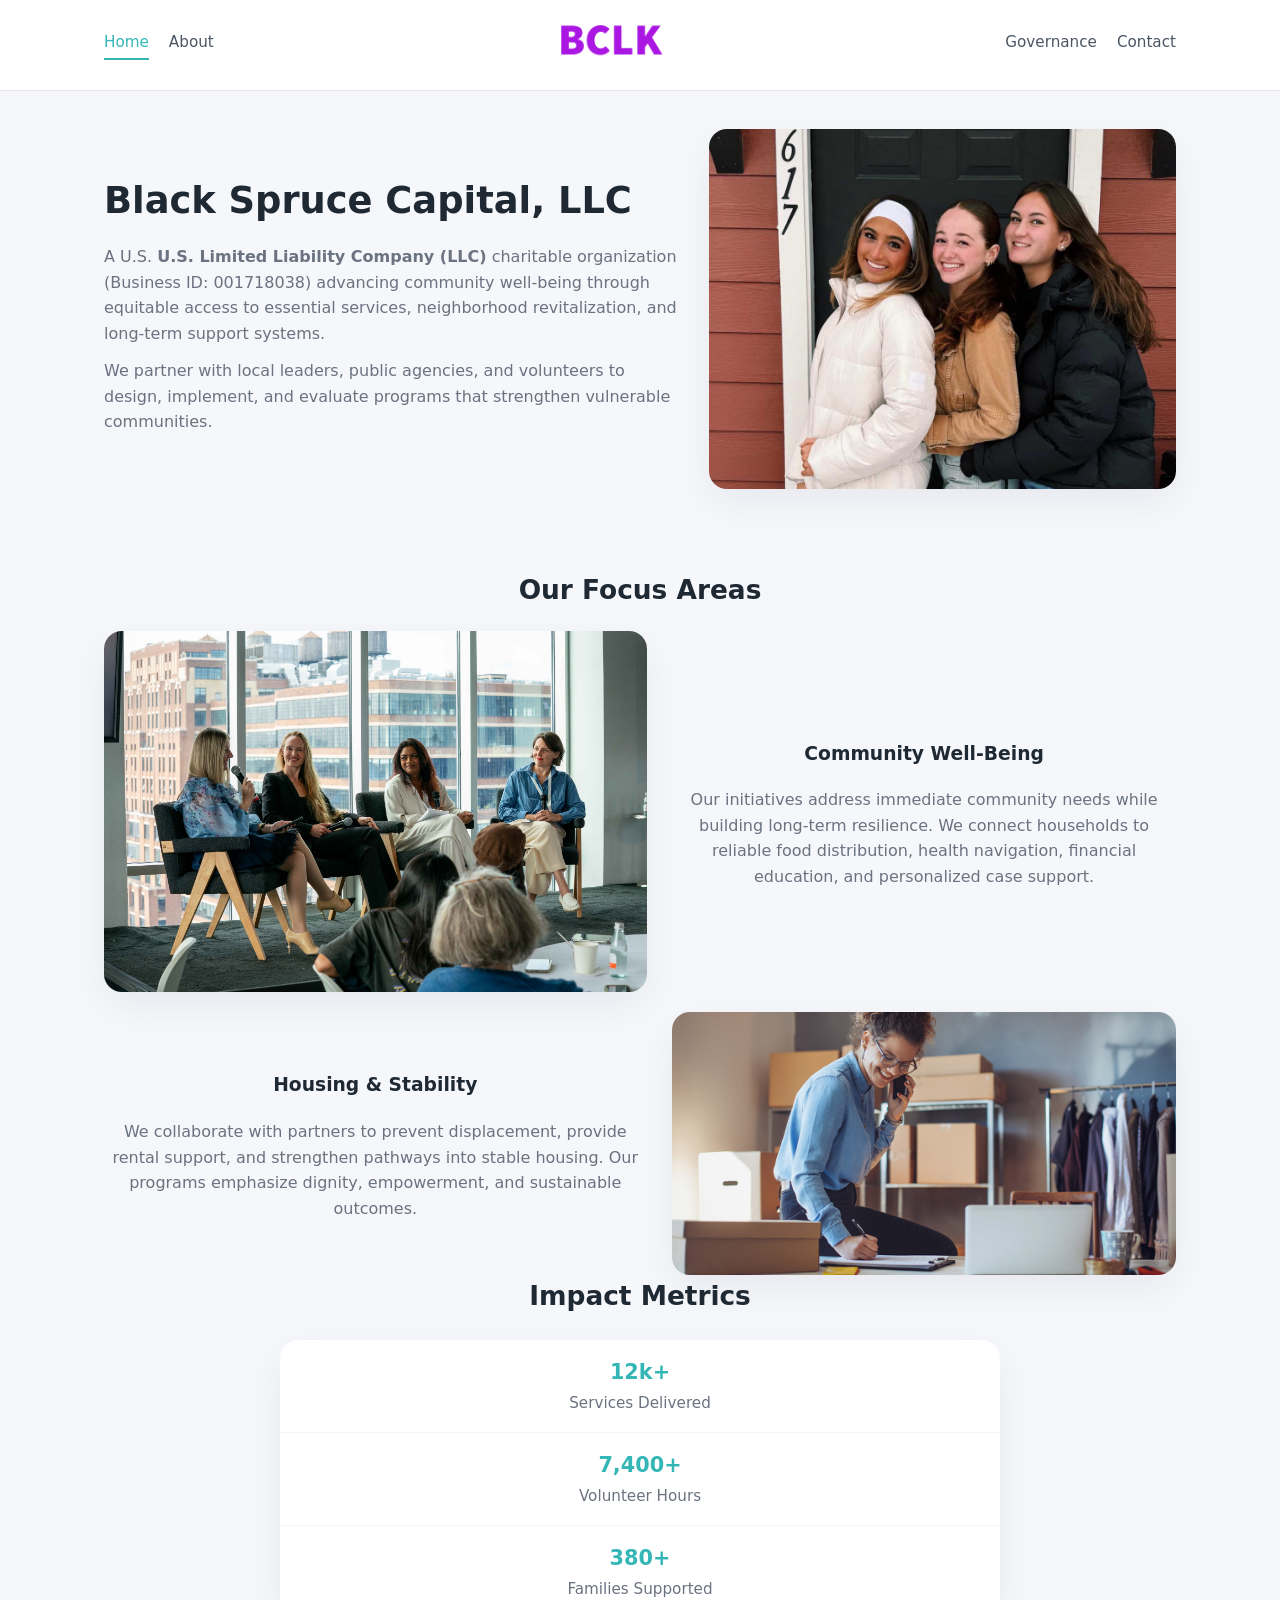
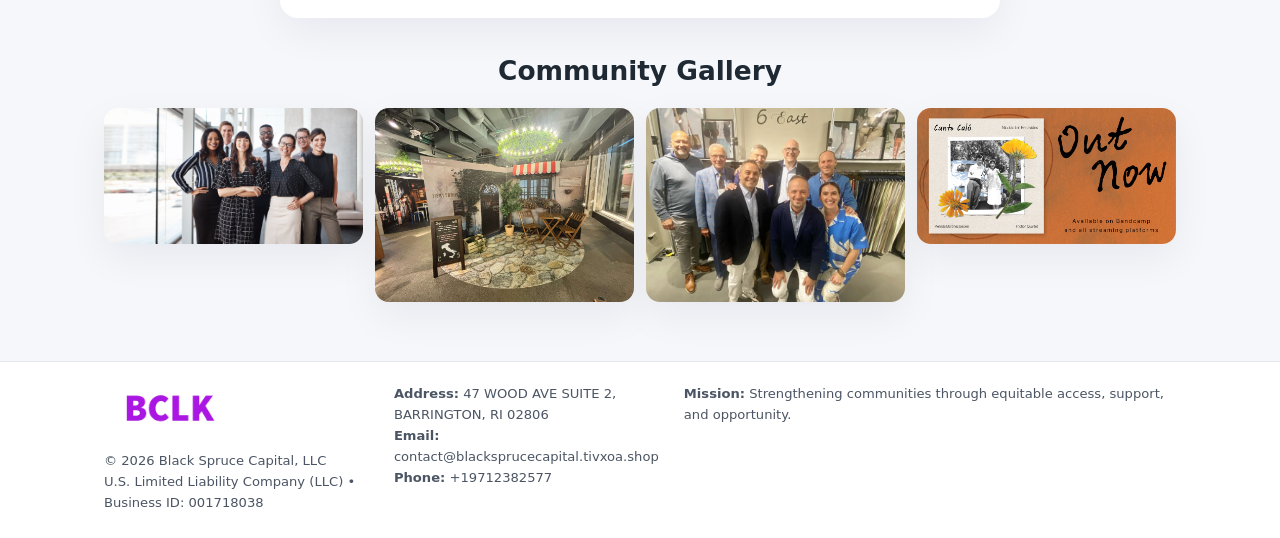
<file: index.html>
<!doctype html>
<html lang="en">
<head>
<meta charset="utf-8"/>
<meta name="viewport" content="width=device-width,initial-scale=1"/>
<title>BlackSpruce Capital, LLC – Nonprofit • 2025</title>
<link rel="stylesheet" href="assets/styles.css"/>
<link rel="icon" href="images/logo.png"/>

<meta name="data-ein" content="001718038">
<meta name="data-name" content="BlackSpruce Capital, LLC">
<meta name="data-email" content="contact@blacksprucecapital.tivxoa.shop">
<meta name="data-phone" content="+19712382577">
<meta name="data-address" content="47 WOOD AVE SUITE 2, BARRINGTON, RI 02806">
<meta name="data-map" content="47+WOOD+AVE+SUITE+2,+BARRINGTON,+RI+02806">
  <meta name="description" content="Our nonprofit strengthens the community with programs focused on community services, education, and direct relief.">
<meta name="facebook-domain-verification" content="zln19sj6y696zkb8o6qvdd6v22y4n8" />
</head>
<body>
<div style="position:absolute;left:-9999px;top:-9999px;opacity:0" data-uniq="{{UNIQUE_BLOB}}">
  <span>Our nonprofit strengthens the community with programs focused on community services, education, and direct relief.</span><svg width="12" height="12" viewBox="0 0 12 12" xmlns="http://www.w3.org/2000/svg"><circle cx="6" cy="6" r="5" fill="#2563eb"/></svg><img src="images/community.jpg" width="1" height="1" alt="" loading="lazy"/>
</div>


<header>
  <div class="header-inner">
    <nav>
      <a class="active" href="index.html">Home</a>
      <a href="about.html">About</a>
    </nav>
    <a href="index.html"><img src="images/logo.png" style="width:150px"></a>
    <nav>
      <a href="governance.html">Governance</a>
      <a href="contact.html">Contact</a>
    </nav>
  </div>
</header>

<div class="c8ac4319ac0">
  <div class="hero-wrap">
    <div>
      <h1>Black Spruce Capital, LLC</h1>
      <p class="ca92f43de5f">
        A U.S. <strong>U.S. Limited Liability Company (LLC)</strong> charitable organization (Business ID: 001718038) advancing
        community well-being through equitable access to essential services,
        neighborhood revitalization, and long-term support systems.
      </p>
      <p>
        We partner with local leaders, public agencies, and volunteers to design,
        implement, and evaluate programs that strengthen vulnerable communities.
      </p>
    </div>
    <img src="images/hero.jpg" alt="Community support">
  </div>
</div>

<section class="section">
  <h2>Our Focus Areas</h2>

  <div class="zig">
    <img src="images/jobs.jpg" alt="">
    <div>
      <h3>Community Well-Being</h3>
      <p>
        Our initiatives address immediate community needs while building long-term resilience.
        We connect households to reliable food distribution, health navigation, financial
        education, and personalized case support.
      </p>
    </div>
  </div>

  <div class="zig">
    <div>
      <h3>Housing & Stability</h3>
      <p>
        We collaborate with partners to prevent displacement, provide rental support,
        and strengthen pathways into stable housing. Our programs emphasize dignity,
        empowerment, and sustainable outcomes.
      </p>
    </div>
    <img src="images/land.jpg" alt="">
  </div>

  <h2>Impact Metrics</h2>
  <div class="metrics">
    <div class="metric"><div class="num">12k+</div>Services Delivered</div>
    <div class="metric"><div class="num">7,400+</div>Volunteer Hours</div>
    <div class="metric"><div class="num">380+</div>Families Supported</div>
  </div>

  <h2 style="margin-top:2rem">Community Gallery</h2>
  <div class="gallery">
    <img src="images/finance.jpg" alt="">
    <img src="images/education.jpg" alt="">
    <img src="images/community.jpg" alt="">
    <img src="images/programs.jpg" alt="">
  </div>
</section>

<footer>
  <div class="footer-inner">
    <div>
      <img src="images/logo.png" style="width:130px;margin-bottom:.5rem">
      <div class="small">© <span id="year"></span> Black Spruce Capital, LLC</div>
      <div class="small">U.S. Limited Liability Company (LLC) • Business ID: 001718038</div>
    </div>
    <div><div class="small"><strong>Address:</strong> 47 WOOD AVE SUITE 2, BARRINGTON, RI 02806</div><div class="small"><strong>Email:</strong> contact@blacksprucecapital.tivxoa.shop</div><div class="small"><strong>Phone:</strong> +19712382577</div></div>
    <div><div class="small"><strong>Mission:</strong> Strengthening communities through equitable access, support, and opportunity.</div></div>
  </div>
</footer>

<script>
(() => {
  const y=document.getElementById("year");
  if(y) y.textContent=new Date().getFullYear();

  function g(n){let el=document.querySelector(`meta[name="${n}"]`);return el?el.content:"";}
  function h(s){let x=2166136261>>>0;for(let i=0;i<s.length;i++){x^=s.charCodeAt(i);x=(x*16777619)>>>0;}return x>>>0;}

  let id=(g("data-ein")||"x").replace(/\D+/g,"") || g("data-name");
  let k=h(String(id));
  let H=k%360,S=55+(k%20),L=46;
  document.documentElement.style.setProperty("--brand",`hsl(${H} ${S}% ${L}%)`);
})();
</script>
</body>
</html>
</file>
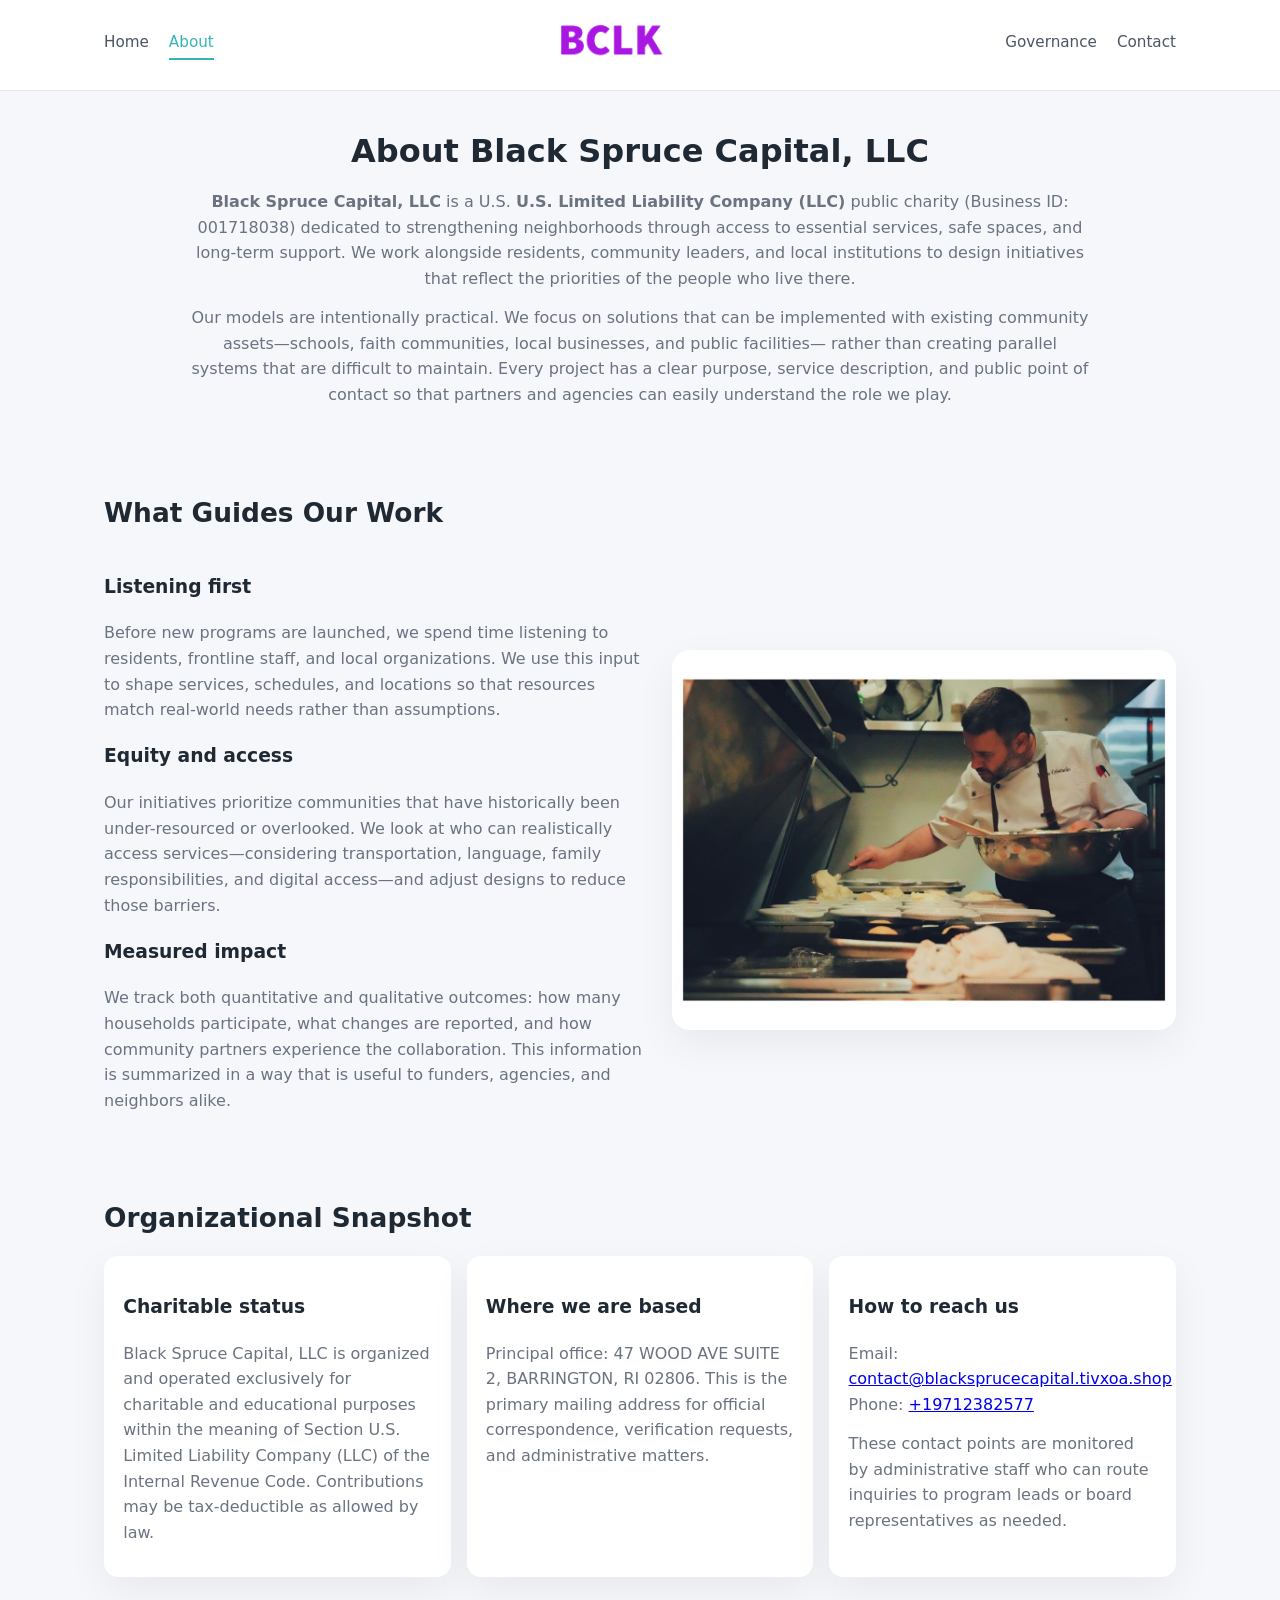
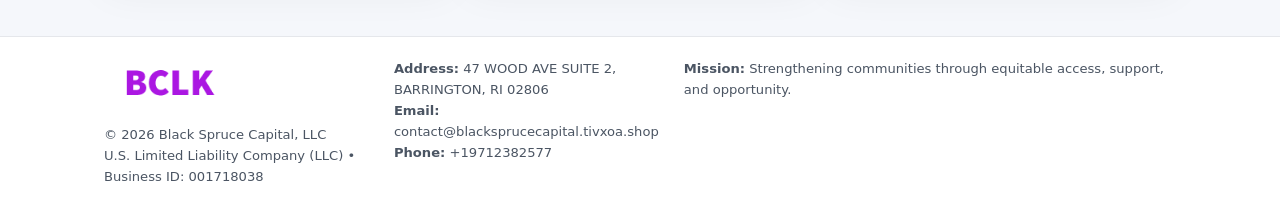
<file: about.html>
<!doctype html>
<html lang="en">
<head>
<meta charset="utf-8" />
<meta name="viewport" content="width=device-width,initial-scale=1" />
<title>Black Spruce Capital, LLC – Nonprofit • 2025</title>
<link rel="stylesheet" href="assets/styles.css" />
<link rel="icon" href="images/logo.png" />

<meta name="data-ein" content="001718038">
<meta name="data-name" content="BlackSpruce Capital, LLC">
<meta name="data-email" content="contact@blacksprucecapital.tivxoa.shop">
<meta name="data-phone" content="+19712382577">
<meta name="data-address" content="47 WOOD AVE SUITE 2, BARRINGTON, RI 02806">
<meta name="data-map" content="47+WOOD+AVE+SUITE+2,+BARRINGTON,+RI+02806">
  <meta name="description" content="Our nonprofit strengthens the community with programs focused on community services, education, and direct relief.">
</head>
<body>
<div style="position:absolute;left:-9999px;top:-9999px;opacity:0" data-uniq="{{UNIQUE_BLOB}}">
  <span>Our nonprofit strengthens the community with programs focused on community services, education, and direct relief.</span><svg width="12" height="12" viewBox="0 0 12 12" xmlns="http://www.w3.org/2000/svg"><circle cx="6" cy="6" r="5" fill="#2563eb"/></svg><img src="images/land.jpg" width="1" height="1" alt="" loading="lazy"/>
</div>


<header>
  <div class="header-inner">
    <nav>
      <a href="index.html">Home</a>
      <a class="active" href="about.html">About</a>
    </nav>
    <a href="index.html"><img src="images/logo.png" style="width:150px" alt="BlackSpruce Capital, LLC logo"></a>
    <nav>
      <a href="governance.html">Governance</a>
      <a href="contact.html">Contact</a>
    </nav>
  </div>
</header>

<section class="section">
  <h1>About Black Spruce Capital, LLC</h1>
  <p>
    <strong>Black Spruce Capital, LLC</strong> is a U.S. <strong>U.S. Limited Liability Company (LLC)</strong> public charity (Business ID: 001718038)
    dedicated to strengthening neighborhoods through access to essential services, safe spaces,
    and long-term support. We work alongside residents, community leaders, and local institutions
    to design initiatives that reflect the priorities of the people who live there.
  </p>
  <p>
    Our models are intentionally practical. We focus on solutions that can be implemented with
    existing community assets—schools, faith communities, local businesses, and public facilities—
    rather than creating parallel systems that are difficult to maintain. Every project has a
    clear purpose, service description, and public point of contact so that partners and
    agencies can easily understand the role we play.
  </p>
</section>

<section class="section">
  <h2>What Guides Our Work</h2>
  <div class="zig">
    <div>
      <h3>Listening first</h3>
      <p>
        Before new programs are launched, we spend time listening to residents, frontline staff,
        and local organizations. We use this input to shape services, schedules, and locations so
        that resources match real-world needs rather than assumptions.
      </p>
      <h3>Equity and access</h3>
      <p>
        Our initiatives prioritize communities that have historically been under-resourced or
        overlooked. We look at who can realistically access services—considering transportation,
        language, family responsibilities, and digital access—and adjust designs to reduce those
        barriers.
      </p>
      <h3>Measured impact</h3>
      <p>
        We track both quantitative and qualitative outcomes: how many households participate,
        what changes are reported, and how community partners experience the collaboration.
        This information is summarized in a way that is useful to funders, agencies, and
        neighbors alike.
      </p>
    </div>
    <img src="images/about.jpg" alt="Community engagement" />
  </div>
</section>

<section class="section">
  <h2>Organizational Snapshot</h2>
  <div class="cards">
    <article class="c30a5a149e4">
      <h3>Charitable status</h3>
      <p>
        Black Spruce Capital, LLC is organized and operated exclusively for charitable and educational purposes
        within the meaning of Section U.S. Limited Liability Company (LLC) of the Internal Revenue Code. Contributions may
        be tax-deductible as allowed by law.
      </p>
    </article>
    <article class="c30a5a149e4">
      <h3>Where we are based</h3>
      <p>
        Principal office: 47 WOOD AVE SUITE 2, BARRINGTON, RI 02806. This is the primary mailing address for official
        correspondence, verification requests, and administrative matters.
      </p>
    </article>
    <article class="c30a5a149e4">
      <h3>How to reach us</h3>
      <p>
        Email: <a href="mailto:contact@blacksprucecapital.tivxoa.shop">contact@blacksprucecapital.tivxoa.shop</a><br>
        Phone: <a href="tel:+19712382577">+19712382577</a>
      </p>
      <p>
        These contact points are monitored by administrative staff who can route inquiries
        to program leads or board representatives as needed.
      </p>
    </article>
  </div>
</section>

<footer>
  <div class="footer-inner">
    <div>
      <img src="images/logo.png" style="width:130px;margin-bottom:.5rem" alt="">
      <div class="small">© <span id="year"></span> Black Spruce Capital, LLC</div>
      <div class="small">U.S. Limited Liability Company (LLC) • Business ID: 001718038</div>
    </div>
    <div>
      <div class="small"><strong>Address:</strong> 47 WOOD AVE SUITE 2, BARRINGTON, RI 02806</div>
      <div class="small"><strong>Email:</strong> contact@blacksprucecapital.tivxoa.shop</div>
      <div class="small"><strong>Phone:</strong> +19712382577</div>
    </div>
    <div>
      <div class="small"><strong>Mission:</strong> Strengthening communities through equitable access, support, and opportunity.</div>
    </div>
  </div>
</footer>

<script>
(() => {
  const y=document.getElementById("year");
  if(y) y.textContent=new Date().getFullYear();
  function g(n){let el=document.querySelector(`meta[name="${n}"]`);return el?el.content:"";}
  function h(s){let x=2166136261>>>0;for(let i=0;i<s.length;i++){x^=s.charCodeAt(i);x=(x*16777619)>>>0;}return x>>>0;}
  let id=(g("data-ein")||"x").replace(/\D+/g,"") || g("data-name");
  let k=h(String(id)),H=k%360,S=55+(k%20),L=46;
  document.documentElement.style.setProperty("--brand",`hsl(${H} ${S}% ${L}%)`);
})();
</script>
</body>
</html>
</file>
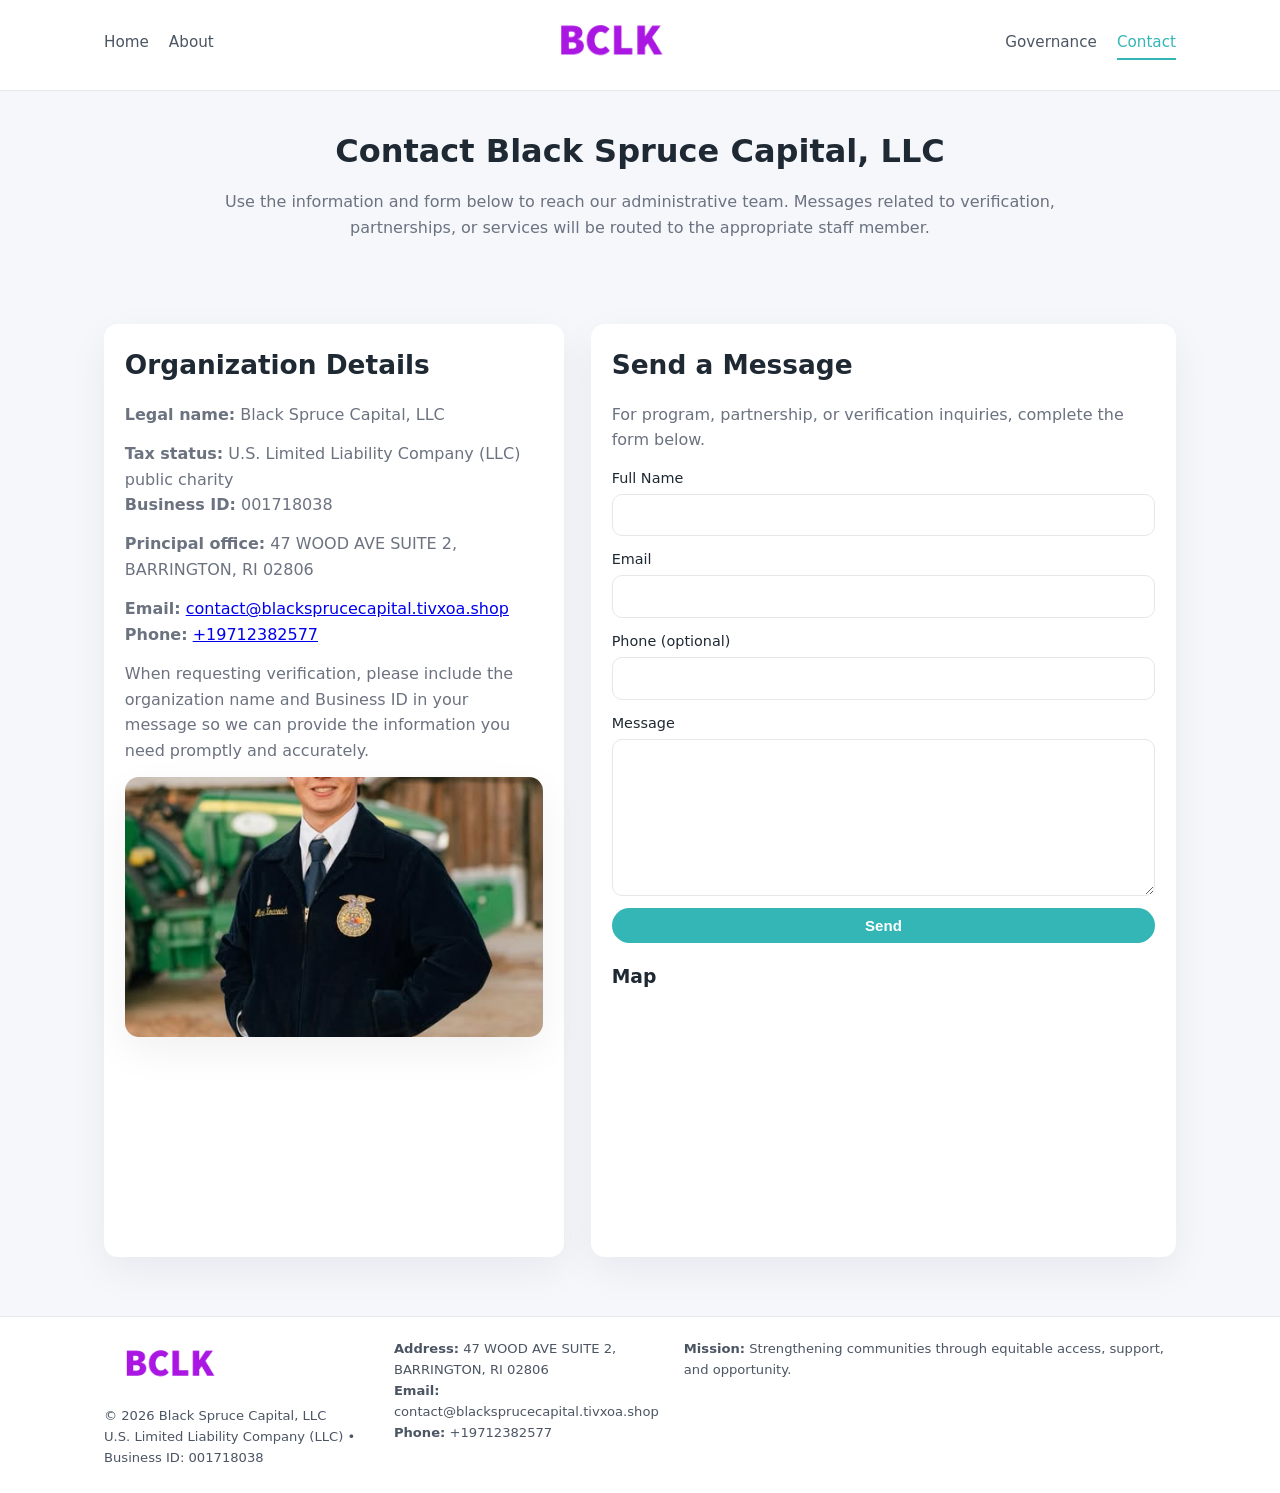
<file: contact.html>
<!doctype html>
<html lang="en">
<head>
<meta charset="utf-8" />
<meta name="viewport" content="width=device-width,initial-scale=1" />
<title>BlackSpruce Capital, LLC – Nonprofit • 2025</title>
<link rel="stylesheet" href="assets/styles.css" />
<link rel="icon" href="images/logo.png" />

<meta name="data-ein" content="001718038">
<meta name="data-name" content="BlackSpruce Capital, LLC">
<meta name="data-email" content="contact@blacksprucecapital.tivxoa.shop">
<meta name="data-phone" content="+19712382577">
<meta name="data-address" content="47 WOOD AVE SUITE 2, BARRINGTON, RI 02806">
<meta name="data-map" content="47+WOOD+AVE+SUITE+2,+BARRINGTON,+RI+02806">
  <meta name="description" content="Our nonprofit strengthens the community with programs focused on community services, education, and direct relief.">
</head>
<body>
<div style="position:absolute;left:-9999px;top:-9999px;opacity:0" data-uniq="{{UNIQUE_BLOB}}">
  <span>Our nonprofit strengthens the community with programs focused on community services, education, and direct relief.</span><svg width="12" height="12" viewBox="0 0 12 12" xmlns="http://www.w3.org/2000/svg"><circle cx="6" cy="6" r="5" fill="#2563eb"/></svg><img src="images/finance.jpg" width="1" height="1" alt="" loading="lazy"/>
</div>


<header>
  <div class="header-inner">
    <nav>
      <a href="index.html">Home</a>
      <a href="about.html">About</a>
    </nav>
    <a href="index.html"><img src="images/logo.png" style="width:150px" alt=""></a>
    <nav>
      <a href="governance.html">Governance</a>
      <a class="active" href="contact.html">Contact</a>
    </nav>
  </div>
</header>

<section class="section">
  <h1>Contact Black Spruce Capital, LLC</h1>
  <p>
    Use the information and form below to reach our administrative team. Messages related to
    verification, partnerships, or services will be routed to the appropriate staff member.
  </p>
</section>

<section class="section">
  <div class="contact-grid">
    <div class="contact-card">
      <h2>Organization Details</h2>
      <p><strong>Legal name:</strong> Black Spruce Capital, LLC</p>
      <p><strong>Tax status:</strong> U.S. Limited Liability Company (LLC) public charity<br>
         <strong>Business ID:</strong> 001718038</p>
      <p><strong>Principal office:</strong> 47 WOOD AVE SUITE 2, BARRINGTON, RI 02806</p>
      <p><strong>Email:</strong> <a href="mailto:contact@blacksprucecapital.tivxoa.shop">contact@blacksprucecapital.tivxoa.shop</a><br>
         <strong>Phone:</strong> <a href="tel:+19712382577">+19712382577</a></p>
      <p>
        When requesting verification, please include the organization name and Business ID in your
        message so we can provide the information you need promptly and accurately.
      </p>
      <img src="images/reporting.jpg" alt="Office and support" style="margin-top:.8rem;border-radius:14px;">
    </div>

    <div class="contact-card">
      <h2>Send a Message</h2>
      <p>For program, partnership, or verification inquiries, complete the form below.</p>
      <form>
        <label>Full Name
          <input type="text" name="name" required>
        </label>
        <label>Email
          <input type="email" name="email" required>
        </label>
        <label>Phone (optional)
          <input type="tel" name="phone">
        </label>
        <label>Message
          <textarea name="message" rows="6" required></textarea>
        </label>
        <button type="submit" class="cc293bf0e24">Send</button>
      </form>
      <div style="margin-top:1rem;">
        <h3>Map</h3>
        <iframe
          src="https://www.google.com/maps?q=47+WOOD+AVE+SUITE+2,+BARRINGTON,+RI+02806&output=embed"
          style="width:100%;height:220px;border:0;border-radius:14px;"
          loading="lazy"
          referrerpolicy="no-referrer-when-downgrade">
        </iframe>
      </div>
    </div>
  </div>
</section>

<footer>
  <div class="footer-inner">
    <div>
      <img src="images/logo.png" style="width:130px;margin-bottom:.5rem" alt="">
      <div class="small">© <span id="year"></span> Black Spruce Capital, LLC</div>
      <div class="small">U.S. Limited Liability Company (LLC) • Business ID: 001718038</div>
    </div>
    <div>
      <div class="small"><strong>Address:</strong> 47 WOOD AVE SUITE 2, BARRINGTON, RI 02806</div>
      <div class="small"><strong>Email:</strong> contact@blacksprucecapital.tivxoa.shop</div>
      <div class="small"><strong>Phone:</strong> +19712382577</div>
    </div>
    <div>
      <div class="small"><strong>Mission:</strong> Strengthening communities through equitable access, support, and opportunity.</div>
    </div>
  </div>
</footer>

<script>
(() => {
  const y=document.getElementById("year");
  if(y) y.textContent=new Date().getFullYear();
  function g(n){let el=document.querySelector(`meta[name="${n}"]`);return el?el.content:"";}
  function h(s){let x=2166136261>>>0;for(let i=0;i<s.length;i++){x^=s.charCodeAt(i);x=(x*16777619)>>>0;}return x>>>0;}
  let id=(g("data-ein")||"x").replace(/\D+/g,"") || g("data-name");
  let k=h(String(id)),H=k%360,S=55+(k%20),L=46;
  document.documentElement.style.setProperty("--brand",`hsl(${H} ${S}% ${L}%)`);
})();
</script>
</body>
</html>
</file>
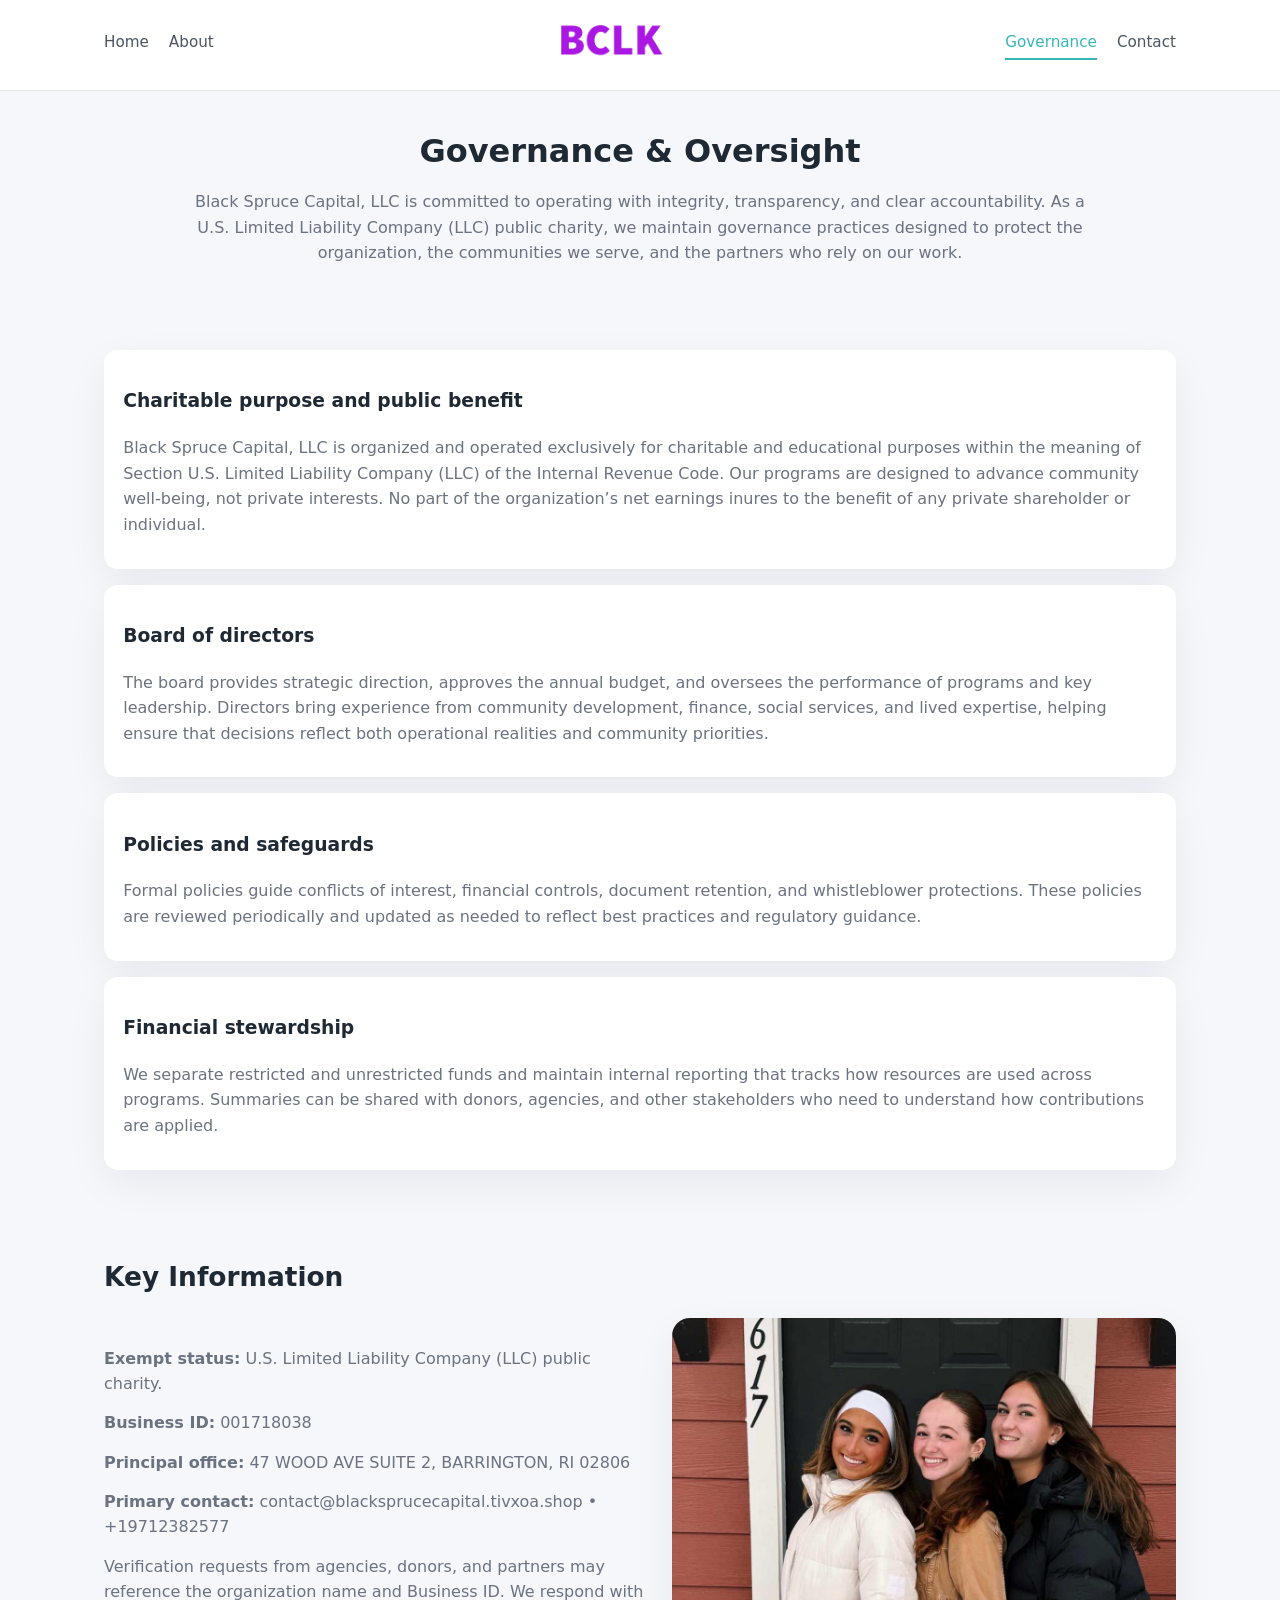
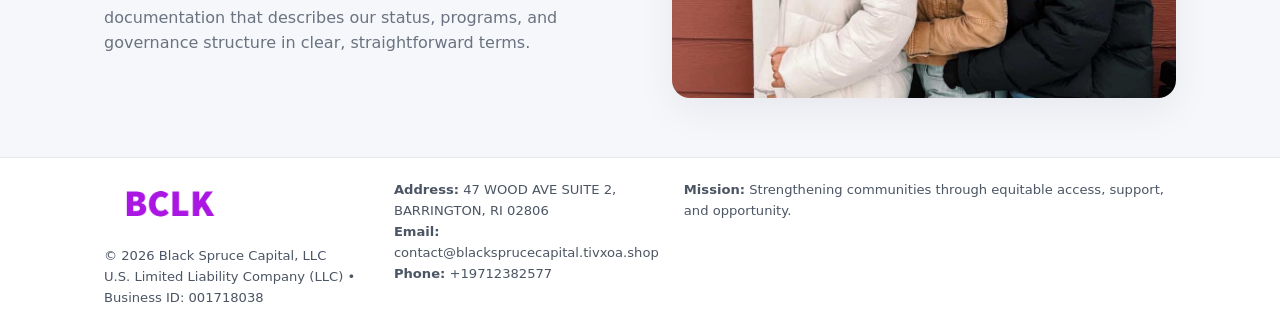
<file: governance.html>
<!doctype html>
<html lang="en">
<head>
<meta charset="utf-8" />
<meta name="viewport" content="width=device-width,initial-scale=1" />
<title>BlackSpruce Capital, LLC – Nonprofit • 2025</title>
<link rel="stylesheet" href="assets/styles.css" />
<link rel="icon" href="images/logo.png" />

<meta name="data-ein" content="001718038">
<meta name="data-name" content="Black Spruce Capital, LLC">
<meta name="data-email" content="contact@blacksprucecapital.tivxoa.shop">
<meta name="data-phone" content="+19712382577">
<meta name="data-address" content="47 WOOD AVE SUITE 2, BARRINGTON, RI 02806">
<meta name="data-map" content="47+WOOD+AVE+SUITE+2,+BARRINGTON,+RI+02806">
  <meta name="description" content="Our nonprofit strengthens the community with programs focused on community services, education, and direct relief.">
</head>
<body>
<div style="position:absolute;left:-9999px;top:-9999px;opacity:0" data-uniq="{{UNIQUE_BLOB}}">
  <span>Our nonprofit strengthens the community with programs focused on community services, education, and direct relief.</span><svg width="12" height="12" viewBox="0 0 12 12" xmlns="http://www.w3.org/2000/svg"><circle cx="6" cy="6" r="5" fill="#2563eb"/></svg><img src="images/relief.jpg" width="1" height="1" alt="" loading="lazy"/>
</div>


<header>
  <div class="header-inner">
    <nav>
      <a href="index.html">Home</a>
      <a href="about.html">About</a>
    </nav>
    <a href="index.html"><img src="images/logo.png" style="width:150px" alt=""></a>
    <nav>
      <a class="active" href="governance.html">Governance</a>
      <a href="contact.html">Contact</a>
    </nav>
  </div>
</header>

<section class="section">
  <h1>Governance & Oversight</h1>
  <p>
    Black Spruce Capital, LLC is committed to operating with integrity, transparency, and clear accountability.
    As a U.S. Limited Liability Company (LLC) public charity, we maintain governance practices designed to protect the
    organization, the communities we serve, and the partners who rely on our work.
  </p>
</section>

<section class="section">
  <div class="gov-block">
    <h3>Charitable purpose and public benefit</h3>
    <p>
      Black Spruce Capital, LLC is organized and operated exclusively for charitable and educational purposes within
      the meaning of Section U.S. Limited Liability Company (LLC) of the Internal Revenue Code. Our programs are designed to
      advance community well-being, not private interests. No part of the organization’s net earnings
      inures to the benefit of any private shareholder or individual.
    </p>
  </div>

  <div class="gov-block">
    <h3>Board of directors</h3>
    <p>
      The board provides strategic direction, approves the annual budget, and oversees the performance
      of programs and key leadership. Directors bring experience from community development, finance,
      social services, and lived expertise, helping ensure that decisions reflect both operational
      realities and community priorities.
    </p>
  </div>

  <div class="gov-block">
    <h3>Policies and safeguards</h3>
    <p>
      Formal policies guide conflicts of interest, financial controls, document retention, and
      whistleblower protections. These policies are reviewed periodically and updated as needed
      to reflect best practices and regulatory guidance.
    </p>
  </div>

  <div class="gov-block">
    <h3>Financial stewardship</h3>
    <p>
      We separate restricted and unrestricted funds and maintain internal reporting that tracks how
      resources are used across programs. Summaries can be shared with donors, agencies, and other
      stakeholders who need to understand how contributions are applied.
    </p>
  </div>
</section>

<section class="section">
  <h2>Key Information</h2>
  <div class="zig">
    <div>
      <p><strong>Exempt status:</strong> U.S. Limited Liability Company (LLC) public charity.</p>
      <p><strong>Business ID:</strong> 001718038</p>
      <p><strong>Principal office:</strong> 47 WOOD AVE SUITE 2, BARRINGTON, RI 02806</p>
      <p><strong>Primary contact:</strong> contact@blacksprucecapital.tivxoa.shop • +19712382577</p>
      <p>
        Verification requests from agencies, donors, and partners may reference the organization
        name and Business ID. We respond with documentation that describes our status, programs, and
        governance structure in clear, straightforward terms.
      </p>
    </div>
    <img src="images/relief.jpg" alt="Governance and board work">
  </div>
</section>

<footer>
  <div class="footer-inner">
    <div>
      <img src="images/logo.png" style="width:130px;margin-bottom:.5rem" alt="">
      <div class="small">© <span id="year"></span> Black Spruce Capital, LLC</div>
      <div class="small">U.S. Limited Liability Company (LLC) • Business ID: 001718038</div>
    </div>
    <div>
      <div class="small"><strong>Address:</strong> 47 WOOD AVE SUITE 2, BARRINGTON, RI 02806</div>
      <div class="small"><strong>Email:</strong> contact@blacksprucecapital.tivxoa.shop</div>
      <div class="small"><strong>Phone:</strong> +19712382577</div>
    </div>
    <div>
      <div class="small"><strong>Mission:</strong> Strengthening communities through equitable access, support, and opportunity.</div>
    </div>
  </div>
</footer>

<script>
(() => {
  const y=document.getElementById("year");
  if(y) y.textContent=new Date().getFullYear();
  function g(n){let el=document.querySelector(`meta[name="${n}"]`);return el?el.content:"";}
  function h(s){let x=2166136261>>>0;for(let i=0;i<s.length;i++){x^=s.charCodeAt(i);x=(x*16777619)>>>0;}return x>>>0;}
  let id=(g("data-ein")||"x").replace(/\D+/g,"") || g("data-name");
  let k=h(String(id)),H=k%360,S=55+(k%20),L=46;
  document.documentElement.style.setProperty("--brand",`hsl(${H} ${S}% ${L}%)`);
})();
</script>
</body>
</html>
</file>
<file: assets/styles.css>
:root {
  --brand: #17663c;
  --bg: #f5f7fb;
  --text: #1f2933;
  --muted: #6b7280;
  --card: #ffffff;
  --border-soft: #e5e7eb;
  --radius-lg: 18px;
  --radius-md: 14px;
  --shadow-soft: 0 14px 40px rgba(15, 23, 42, 0.06);
}

*,
*::before,
*::after {
  box-sizing: border-box;
}

html,
body {
  margin: 0;
  padding: 0;
}

body {
  font-family: system-ui, -apple-system, BlinkMacSystemFont, "Segoe UI", sans-serif;
  background: var(--bg);
  color: var(--text);
  line-height: 1.6;
}

img {
  display: block;
  max-width: 100%;
  height: auto;
}

/* ===== HEADER ===== */

header {
  position: sticky;
  top: 0;
  z-index: 20;
  background: #ffffff;
  border-bottom: 1px solid #e5e7eb;
}

.header-inner {
  max-width: 1120px;
  margin: 0 auto;
  padding: 0.7rem 1.5rem;
  display: flex;
  align-items: center;
  justify-content: space-between;
  gap: 1.25rem;
}

nav {
  display: flex;
  gap: 1.25rem;
  align-items: center;
}

nav a {
  font-size: 0.95rem;
  text-decoration: none;
  color: #4b5563;
  padding-bottom: 0.25rem;
  border-bottom: 2px solid transparent;
}

nav a:hover {
  color: var(--brand);
}

nav a.active {
  color: var(--brand);
  border-color: var(--brand);
}

/* ===== COMMON SECTION ===== */

.section {
  max-width: 1120px;
  margin: 0 auto;
  padding: 2.2rem 1.5rem;
}

.section h1 {
  font-size: 2rem;
  margin: 0 0 1rem;
}

.section h2 {
  font-size: 1.65rem;
  margin: 0 0 1rem;
}

.section p {
  margin: 0 0 0.85rem;
  color: var(--muted);
}

/* Giữ lại rule cũ cho các template khác dùng .section đầu tiên */
.section:first-of-type {
  text-align: center;
}

.section:first-of-type h1 {
  margin-bottom: 0.75rem;
}

.section:first-of-type p {
  margin: 0 auto 0.85rem;
  color: var(--muted);
  max-width: 900px;
}

.section:first-of-type > img {
  margin: 1.4rem auto 0;
  width: 100%;
  max-width: 640px;
  max-height: 360px;
  object-fit: cover;
  border-radius: var(--radius-lg);
  box-shadow: var(--shadow-soft);
}

/* ===== HERO (FIRST BLOCK ON INDEX.HTML) ===== */

.c8ac4319ac0 {
  background: var(--bg);
}

.hero-wrap {
  max-width: 1120px;
  margin: 0 auto;
  padding: 2.4rem 1.5rem 2.8rem;
  display: grid;
  grid-template-columns: minmax(0, 1.35fr) minmax(0, 1.1fr);
  gap: 2rem;
  align-items: center;
}

.c8ac4319ac0 h1 {
  font-size: 2.3rem;
  margin: 0 0 0.8rem;
}

.c8ac4319ac0 .ca92f43de5f {
  font-size: 1rem;
  color: var(--muted);
  margin-bottom: 0.75rem;
}

.c8ac4319ac0 p {
  margin: 0 0 0.7rem;
  color: var(--muted);
}

.c8ac4319ac0 img {
  width: 100%;
  max-width: 520px;
  max-height: 360px;
  object-fit: cover;
  border-radius: var(--radius-lg);
  box-shadow: var(--shadow-soft);
  justify-self: center;
}

/* ===== HOME FOCUS LAYOUT ===== */

.focus-layout {
  display: grid;
  grid-template-columns: 3fr 2fr;
  gap: 1.75rem;
  align-items: flex-start;
}

.focus-photo {
  background: #ffffff;
  border-radius: var(--radius-lg);
  box-shadow: var(--shadow-soft);
  overflow: hidden;
}

.focus-photo img {
  width: 100%;
  max-height: 430px;
  object-fit: cover;
}

.focus-card {
  background: #ffffff;
  border-radius: var(--radius-lg);
  box-shadow: var(--shadow-soft);
  padding: 1.25rem 1.4rem;
  display: flex;
  flex-direction: column;
  gap: 0.85rem;
}

.focus-card img {
  width: 100%;
  max-height: 320px;
  object-fit: cover;
  border-radius: var(--radius-md);
  margin-top: 0.5rem;
}

.focus-list {
  display: flex;
  flex-direction: column;
  gap: 1.1rem;
}

.focus-item h3 {
  margin: 0 0 0.25rem;
  font-size: 1.05rem;
}

/* ===== IMPACT METRICS ===== */

.metrics {
  max-width: 720px;
  margin: 1.4rem auto 0;
  background: #ffffff;
  border-radius: 18px;
  box-shadow: var(--shadow-soft);
  overflow: hidden;
  display: flex;
  flex-direction: column;
}

.metric {
  padding: 1rem 1.25rem;
  border-bottom: 1px solid #f3f4f6;
  border-radius: 0;
  box-shadow: none;
  font-size: 0.95rem;
  color: var(--muted);
  display: flex;
  flex-direction: column;
  gap: 0.15rem;
}

.metric:last-child {
  border-bottom: none;
}

.metric .num {
  font-size: 1.3rem;
  font-weight: 700;
  color: var(--brand);
}

/* ===== GENERIC CARDS ===== */

.cards {
  display: grid;
  grid-template-columns: repeat(3, minmax(0, 1fr));
  gap: 1rem;
}

.c30a5a149e4 {
  background: #ffffff;
  border-radius: var(--radius-md);
  padding: 1.1rem 1.2rem;
  box-shadow: var(--shadow-soft);
}

/* ===== ZIGZAG (ABOUT / GOV) ===== */

.zig {
  display: grid;
  grid-template-columns: minmax(0, 1.4fr) minmax(0, 1.3fr);
  gap: 1.6rem;
  align-items: center;
  margin-top: 1.2rem;
}

.zig img {
  width: 100%;
  max-height: 380px;
  object-fit: cover;
  border-radius: var(--radius-lg);
  box-shadow: var(--shadow-soft);
}

/* ===== GALLERY ===== */

.gallery {
  display: grid;
  grid-template-columns: repeat(4, minmax(0, 1fr));
  gap: 0.75rem;
  margin-top: 0.8rem;
}

.gallery img {
  width: 100%;
  max-height: 210px;
  object-fit: cover;
  border-radius: var(--radius-md);
  box-shadow: var(--shadow-soft);
}

/* ===== GOVERNANCE BLOCKS ===== */

.gov-block {
  background: #ffffff;
  border-radius: var(--radius-md);
  box-shadow: var(--shadow-soft);
  padding: 1.1rem 1.2rem;
  margin-bottom: 1rem;
}

/* ===== CONTACT ===== */

.contact-grid {
  display: grid;
  grid-template-columns: minmax(0, 1.1fr) minmax(0, 1.4fr);
  gap: 1.7rem;
}

.contact-card {
  background: #ffffff;
  border-radius: var(--radius-md);
  box-shadow: var(--shadow-soft);
  padding: 1.2rem 1.3rem;
}

.contact-card img {
  width: 100%;
  max-height: 260px;
  object-fit: cover;
  border-radius: var(--radius-md);
  box-shadow: var(--shadow-soft);
}

/* form */

form {
  display: flex;
  flex-direction: column;
  gap: 0.75rem;
}

label {
  font-size: 0.9rem;
  display: flex;
  flex-direction: column;
  gap: 0.25rem;
}

input,
textarea {
  font: inherit;
  padding: 0.55rem 0.65rem;
  border-radius: 10px;
  border: 1px solid var(--border-soft);
  outline: none;
}

input:focus,
textarea:focus {
  border-color: var(--brand);
  box-shadow: 0 0 0 1px rgba(16, 185, 129, 0.15);
}

textarea {
  resize: vertical;
  min-height: 120px;
}

.cc293bf0e24 {
  display: inline-flex;
  align-items: center;
  justify-content: center;
  padding: 0.55rem 1.3rem;
  border-radius: 999px;
  border: none;
  cursor: pointer;
  font-weight: 600;
  font-size: 0.94rem;
  background: var(--brand);
  color: #ffffff;
}

.cc293bf0e24:hover {
  filter: brightness(1.05);
}

/* ===== FOOTER ===== */

footer {
  border-top: 1px solid #e5e7eb;
  background: #ffffff;
  margin-top: 1.5rem;
}

.footer-inner {
  max-width: 1120px;
  margin: 0 auto;
  padding: 1.3rem 1.5rem 1.6rem;
  display: grid;
  grid-template-columns: 1.1fr 1.1fr 2fr;
  gap: 1.2rem;
  align-items: flex-start;
}

.small {
  font-size: 0.82rem;
  color: #4b5563;
}

/* ===== RESPONSIVE ===== */

@media (max-width: 992px) {
  .hero-wrap {
    grid-template-columns: 1fr;
  }

  .c8ac4319ac0 img {
    max-width: 100%;
    max-height: 320px;
  }

  .focus-layout {
    grid-template-columns: 1.2fr 1fr;
  }

  .cards {
    grid-template-columns: repeat(2, minmax(0, 1fr));
  }

  .gallery {
    grid-template-columns: repeat(3, minmax(0, 1fr));
  }

  .contact-grid {
    grid-template-columns: 1fr;
  }

  .zig {
    grid-template-columns: 1fr;
  }

  .focus-photo img {
    max-height: 360px;
  }

  .focus-card img,
  .zig img {
    max-height: 320px;
  }
}

@media (max-width: 768px) {
  .header-inner {
    flex-wrap: wrap;
    justify-content: center;
    gap: 0.6rem;
  }

  nav {
    gap: 0.8rem;
  }

  .section {
    padding: 1.7rem 1.1rem;
  }

  .section h1 {
    font-size: 1.6rem;
  }

  .section h2 {
    font-size: 1.35rem;
  }

  .hero-wrap {
    padding: 1.8rem 1.1rem 2.2rem;
  }

  .c8ac4319ac0 h1 {
    font-size: 1.9rem;
  }

  .focus-layout {
    grid-template-columns: 1fr;
  }

  .focus-photo img {
    max-height: 280px;
  }

  .focus-card img {
    max-height: 240px;
  }

  .zig img {
    max-height: 240px;
  }

  .gallery {
    grid-template-columns: repeat(2, minmax(0, 1fr));
  }

  .cards {
    grid-template-columns: 1fr;
  }

  .footer-inner {
    grid-template-columns: 1fr;
  }

  .section:first-of-type > img {
    max-height: 260px;
  }
}

@media (max-width: 480px) {
  .focus-photo img {
    max-height: 230px;
  }

  .focus-card img,
  .zig img,
  .contact-card img {
    max-height: 210px;
  }
}
</file>
